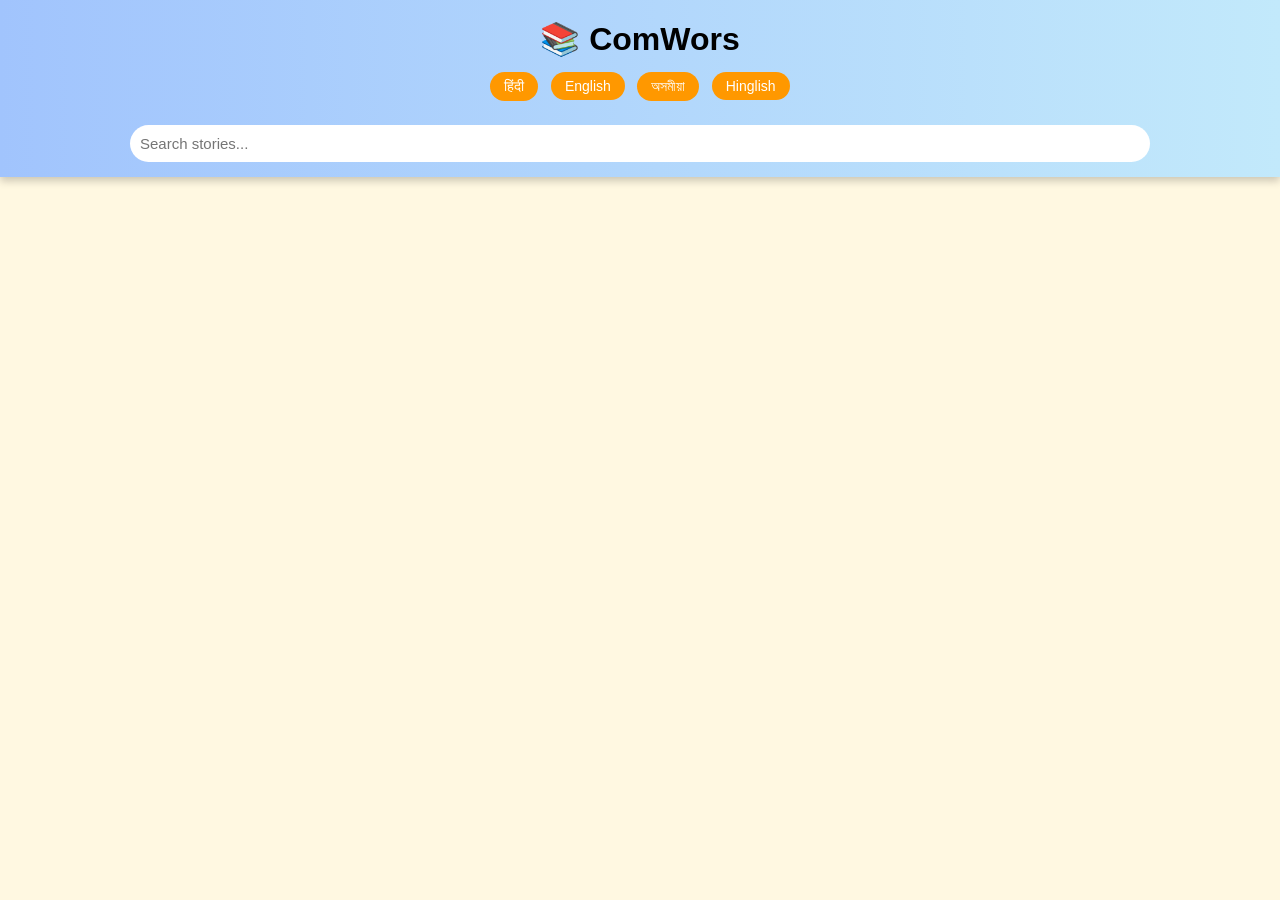
<file: Index.html>
<!DOCTYPE html>
<html lang="en">
<head>
<meta charset="UTF-8">
<meta name="viewport" content="width=device-width, initial-scale=1.0">
<title>ComWors</title>
<link rel="stylesheet" href="style.css">
</head>

<body>

<header>
  <h1>📚 ComWors</h1>

  <!-- Language Buttons -->
  <div class="lang-bar">
    <button onclick="loadLanguage('hi')">हिंदी</button>
    <button onclick="loadLanguage('en')">English</button>
    <button onclick="loadLanguage('as')">অসমীয়া</button>
    <button onclick="loadLanguage('hinglish')">Hinglish</button>
  </div>

  <input type="text" id="searchInput" placeholder="Search stories..." onkeyup="searchStory()">
</header>

<div id="listPage"></div>

<div id="readerPage">
  <div class="reader">
    <div class="top">
      <span id="storyNumber"></span>
      <span id="readTime"></span>
    </div>

    <div class="story">
      <h2 id="title"></h2>
      <p id="content"></p>
    </div>

    <div class="bottom">
      <button onclick="shareStory()">🔗 Share</button>
      <button onclick="backToList()">🏠 Home</button>
      <button onclick="nextStory()">➡ Next</button>
    </div>
  </div>
</div>

<!-- LANGUAGE DATA FILES -->
<script src="data-hi.js"></script>
<script src="data-en.js"></script>
<script src="data-as.js"></script>
<script src="data-hinglish.js"></script>

<!-- MAIN LOGIC -->
<script src="main.js"></script>

</body>
</html>
</file>
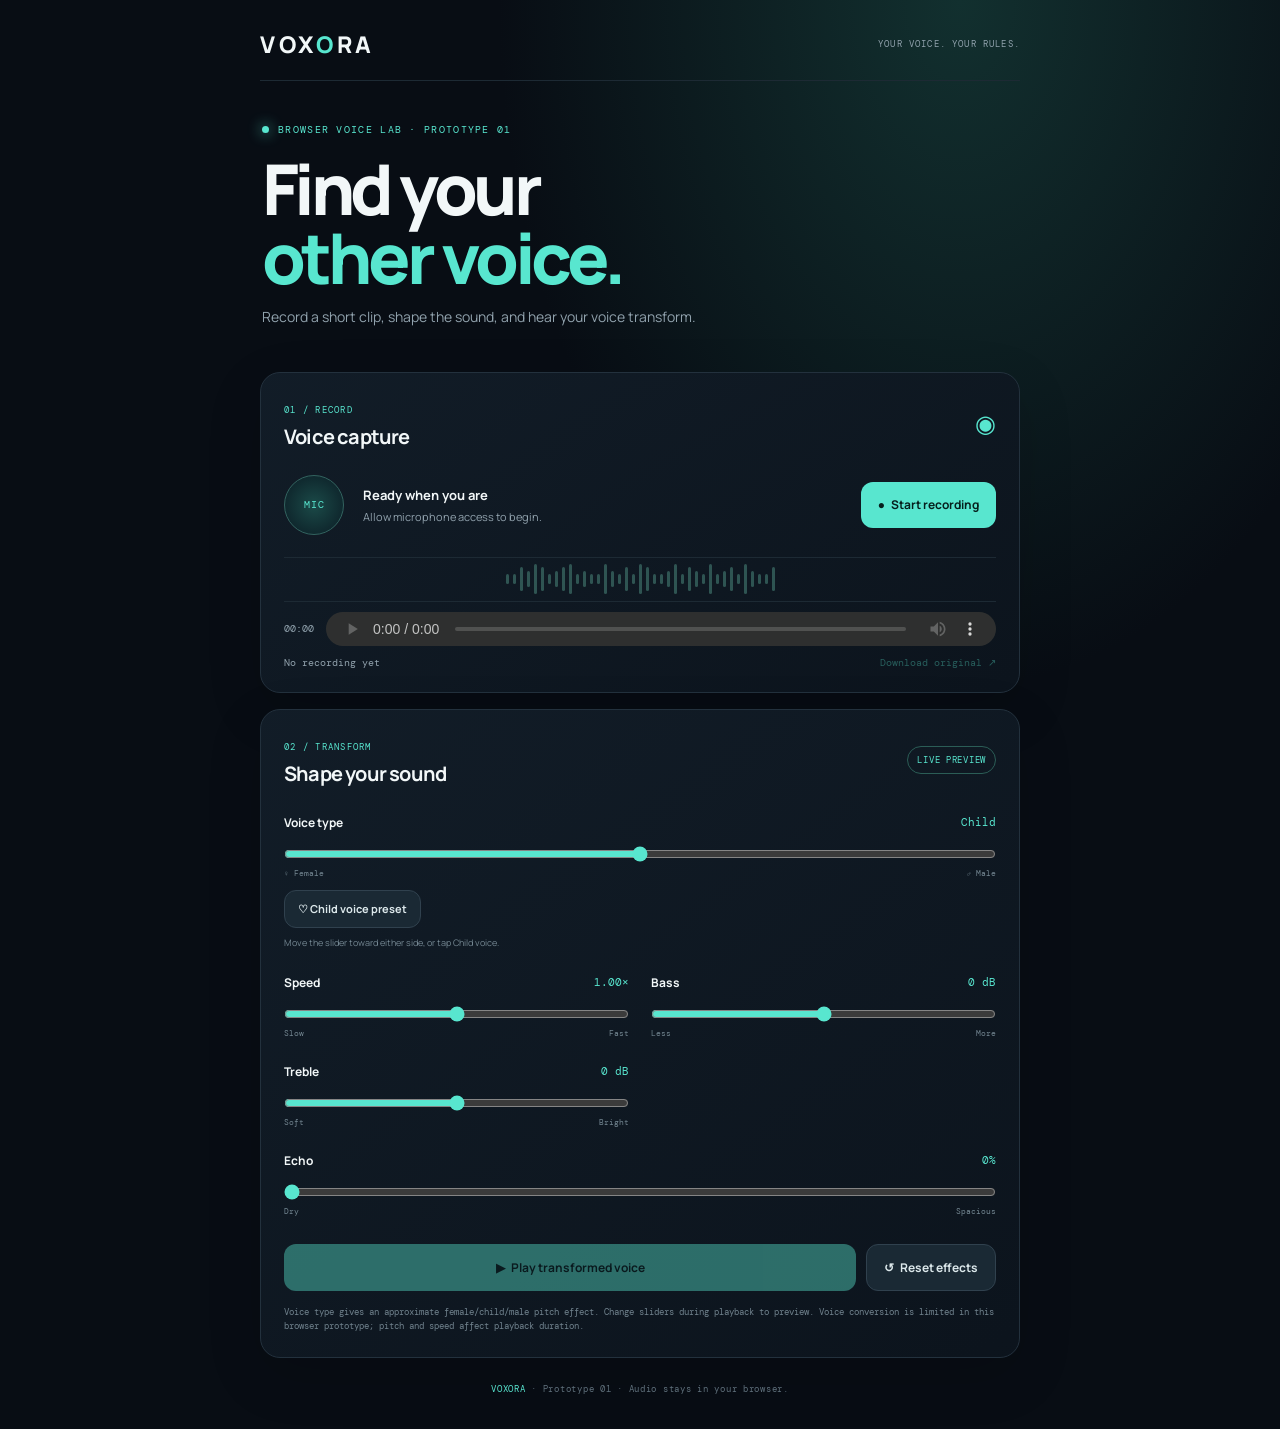
<file: index.html>
<!doctype html>
<html lang="en">
<head>
  <meta charset="utf-8">
  <meta name="viewport" content="width=device-width, initial-scale=1">
  <meta name="theme-color" content="#080d14">
  <title>VOXORA — Your Voice. Your Rules.</title>
  <style>
@import url('https://fonts.googleapis.com/css2?family=DM+Mono:wght@400;500&family=Manrope:wght@400;500;600;700;800&display=swap');
:root{--bg:#080d14;--panel:#101923;--panel2:#0c141d;--line:#23313d;--text:#f2f7f8;--muted:#91a2ad;--mint:#58e6cf;--mint2:#b0fff0}
*{box-sizing:border-box}body{margin:0;background:radial-gradient(ellipse at 75% 0%,#12302f 0,transparent 34%),var(--bg);color:var(--text);font-family:Manrope,Arial,sans-serif;min-height:100vh}
.shell{width:min(760px,calc(100% - 32px));margin:0 auto;padding:28px 0 34px}.top{display:flex;align-items:center;justify-content:space-between;border-bottom:1px solid #1d2a34;padding-bottom:20px}.brand{font-size:23px;font-weight:800;letter-spacing:.16em;color:var(--text);text-decoration:none}.brand span{color:var(--mint)}.tag,.eyebrow,.step,.live-pill,footer,.fineprint,.ends,.audio-row,.download-row{font-family:"DM Mono",monospace}.tag{font-size:9px;letter-spacing:.13em;color:var(--muted)}
.hero{padding:42px 2px 27px}.eyebrow{font-size:10px;letter-spacing:.13em;color:var(--mint);display:flex;align-items:center;gap:9px}.eyebrow i{width:7px;height:7px;border-radius:50%;background:var(--mint);box-shadow:0 0 14px var(--mint)}h1{font-size:clamp(42px,9vw,70px);line-height:.98;letter-spacing:-.065em;margin:18px 0 14px;font-weight:800}h1 em{font-style:normal;color:var(--mint)}.intro{color:var(--muted);font-size:14px;line-height:1.7;max-width:440px;margin:0}
.panel{background:linear-gradient(145deg,rgba(18,29,40,.97),rgba(12,20,29,.97));border:1px solid var(--line);border-radius:20px;padding:23px;margin-top:16px;box-shadow:0 18px 55px #0002}.section-head{display:flex;align-items:center;justify-content:space-between}.step{font-size:9px;color:var(--mint);letter-spacing:.14em}.section-head h2{font-size:20px;margin:5px 0 0;letter-spacing:-.04em}.mic-icon{font-size:24px;color:var(--mint)}.record-area{display:grid;grid-template-columns:64px 1fr auto;gap:15px;align-items:center;margin-top:25px}.orb{width:60px;height:60px;border-radius:50%;display:grid;place-items:center;background:radial-gradient(circle,#1b4a48,#102b30 65%,#10202a);border:1px solid #32635f;color:var(--mint);font:10px "DM Mono";letter-spacing:.1em}.orb.active{animation:pulse 1.2s infinite}.record-copy strong{display:block;font-size:13px}.record-copy small{display:block;color:var(--muted);font-size:11px;margin-top:5px}.primary,.secondary{border:0;border-radius:12px;padding:14px 17px;font:700 12px Manrope;cursor:pointer;min-height:46px}.primary{background:var(--mint);color:#06201d}.primary:disabled{opacity:.42;cursor:not-allowed}.secondary{background:#1a2934;color:#dce8eb;border:1px solid #30414e}.primary:active,.secondary:active{transform:scale(.98)}
.wave{height:45px;display:flex;align-items:center;justify-content:center;gap:4px;margin:22px 0 10px;border-top:1px solid #1d2a34;border-bottom:1px solid #1d2a34}.wave span{width:3px;height:var(--h,10px);border-radius:4px;background:#37645f;opacity:.8}.wave.active span{animation:wave .65s ease-in-out infinite alternate}.wave span:nth-child(3n){--h:24px;animation-delay:.1s}.wave span:nth-child(4n){--h:16px;animation-delay:.25s}.wave span:nth-child(5n){--h:30px;animation-delay:.35s}
.audio-row{display:flex;align-items:center;gap:12px;color:var(--muted);font-size:10px}audio{width:100%;height:34px;filter:invert(.85) hue-rotate(125deg) saturate(.7)}.download-row{display:flex;justify-content:space-between;gap:12px;margin-top:10px;font-size:10px;color:var(--muted)}.text-link{color:var(--mint);text-decoration:none}.text-link.disabled{opacity:.35;pointer-events:none}
.live-pill{font-size:9px;color:var(--mint);border:1px solid #2b5d56;border-radius:30px;padding:7px 9px;letter-spacing:.08em}.control-grid{display:grid;grid-template-columns:1fr 1fr;gap:25px 22px;margin-top:27px}.control{min-width:0}.control.full{grid-column:1/-1}.control-title{display:flex;justify-content:space-between;align-items:center;font-size:12px;font-weight:700}.control-title b{font:11px "DM Mono";color:var(--mint)}input[type=range]{width:100%;accent-color:var(--mint);margin:15px 0 7px;cursor:pointer}.ends{display:flex;justify-content:space-between;color:#748792;font-size:9px}.child-btn{margin-top:12px;min-height:38px;padding:9px 13px;font-size:11px}.voice-note{display:block;color:#748792;font-size:9px;margin-top:8px}.actions{display:flex;gap:10px;margin-top:28px}.actions .primary{flex:1}.fineprint{font-size:9px;line-height:1.6;color:#71838e;margin:14px 0 0}footer{text-align:center;color:#60717c;font-size:9px;letter-spacing:.08em;padding:25px 0 0}footer span{color:var(--mint)}
@keyframes pulse{50%{box-shadow:0 0 0 9px #58e6cf12,0 0 25px #58e6cf55}}@keyframes wave{to{transform:scaleY(.35);opacity:.45}}
@media(max-width:560px){.shell{width:min(100% - 24px,760px);padding-top:20px}.tag{font-size:8px}.panel{padding:18px;border-radius:16px}.record-area{grid-template-columns:54px 1fr;gap:12px}.orb{width:52px;height:52px}.record-area .primary{grid-column:1/-1;width:100%}.control-grid{gap:22px 14px}.actions{flex-direction:column}.download-row{font-size:9px}}

</style>
</head>
<body>
  <main class="shell">
    <header class="top">
      <a class="brand" href="#" aria-label="VOXORA home">VOX<span>O</span>RA</a>
      <span class="tag">YOUR VOICE. YOUR RULES.</span>
    </header>

    <section class="hero">
      <div class="eyebrow"><i></i> BROWSER VOICE LAB · PROTOTYPE 01</div>
      <h1>Find your<br><em>other voice.</em></h1>
      <p class="intro">Record a short clip, shape the sound, and hear your voice transform.</p>
    </section>

    <section class="studio panel">
      <div class="section-head">
        <div><span class="step">01 / RECORD</span><h2>Voice capture</h2></div>
        <span class="mic-icon">◉</span>
      </div>
      <div class="record-area">
        <div class="orb" id="orb"><span>MIC</span></div>
        <div class="record-copy">
          <strong id="status">Ready when you are</strong>
          <small id="hint">Allow microphone access to begin.</small>
        </div>
        <button id="recordBtn" class="primary">● &nbsp; Start recording</button>
      </div>
      <div class="wave" id="wave" aria-label="Audio waveform visualization">
        <span></span><span></span><span></span><span></span><span></span><span></span><span></span><span></span><span></span><span></span><span></span><span></span><span></span><span></span><span></span><span></span><span></span><span></span><span></span><span></span><span></span><span></span><span></span><span></span><span></span><span></span><span></span><span></span><span></span><span></span><span></span><span></span><span></span><span></span><span></span><span></span><span></span><span></span><span></span>
      </div>
      <div class="audio-row">
        <span id="duration">00:00</span>
        <audio id="audio" controls></audio>
      </div>
      <div class="download-row">
        <span id="clipState">No recording yet</span>
        <a id="download" class="text-link disabled" download="voxora-recording.webm">Download original ↗</a>
      </div>
    </section>

    <section class="panel controls">
      <div class="section-head">
        <div><span class="step">02 / TRANSFORM</span><h2>Shape your sound</h2></div>
        <span class="live-pill">LIVE PREVIEW</span>
      </div>
      <div class="control-grid">
        <div class="control full voice-control">
          <span class="control-title">Voice type <b id="pitchOut">Natural</b></span>
          <input id="pitch" type="range" min="-8" max="8" value="0" step="1" aria-label="Female to male voice style">
          <span class="ends"><small>♀ Female</small><small>♂ Male</small></span>
          <button id="childBtn" class="secondary child-btn" type="button">♡ Child voice preset</button>
          <small class="voice-note">Move the slider toward either side, or tap Child voice.</small>
        </div>
        <label class="control">
          <span class="control-title">Speed <b id="speedOut">1.00×</b></span>
          <input id="speed" type="range" min="50" max="150" value="100">
          <span class="ends"><small>Slow</small><small>Fast</small></span>
        </label>
        <label class="control">
          <span class="control-title">Bass <b id="bassOut">0 dB</b></span>
          <input id="bass" type="range" min="-15" max="15" value="0">
          <span class="ends"><small>Less</small><small>More</small></span>
        </label>
        <label class="control">
          <span class="control-title">Treble <b id="trebleOut">0 dB</b></span>
          <input id="treble" type="range" min="-15" max="15" value="0">
          <span class="ends"><small>Soft</small><small>Bright</small></span>
        </label>
        <label class="control full">
          <span class="control-title">Echo <b id="echoOut">0%</b></span>
          <input id="echo" type="range" min="0" max="70" value="0">
          <span class="ends"><small>Dry</small><small>Spacious</small></span>
        </label>
      </div>
      <div class="actions">
        <button id="playBtn" class="primary" disabled>▶ &nbsp; Play transformed voice</button>
        <button id="resetBtn" class="secondary">↺ &nbsp; Reset effects</button>
      </div>
      <p class="fineprint">Voice type gives an approximate female/child/male pitch effect. Change sliders during playback to preview. Voice conversion is limited in this browser prototype; pitch and speed affect playback duration.</p>
    </section>

    <footer><span>VOXORA</span> · Prototype 01 · Audio stays in your browser.</footer>
  </main>
  <script>
const $ = id => document.getElementById(id);
const recordBtn=$('recordBtn'), statusText=$('status'), hint=$('hint'), audio=$('audio');
let recorder=null, chunks=[], stream=null, startedAt=0, timer=null, audioContext=null, source=null, bassNode=null, trebleNode=null, delayNode=null, feedbackNode=null, dryGain=null, wetGain=null;
let recording=false, objectUrl=null;

function setStatus(a,b){statusText.textContent=a;hint.textContent=b;}
function formatTime(ms){const s=Math.floor(ms/1000);return String(Math.floor(s/60)).padStart(2,'0')+':'+String(s%60).padStart(2,'0');}
async function startRecording(){
  if(!navigator.mediaDevices?.getUserMedia || !window.MediaRecorder){setStatus('Browser not supported','Try the latest Chrome browser.');return;}
  try{
    stream=await navigator.mediaDevices.getUserMedia({audio:true});
    chunks=[];
    const options=MediaRecorder.isTypeSupported('audio/webm;codecs=opus')?{mimeType:'audio/webm;codecs=opus'}:{};
    recorder=new MediaRecorder(stream,options);
    recorder.ondataavailable=e=>{if(e.data.size)chunks.push(e.data);};
    recorder.onstop=()=>{
      const blob=new Blob(chunks,{type:recorder.mimeType||'audio/webm'});
      if(objectUrl)URL.revokeObjectURL(objectUrl);
      objectUrl=URL.createObjectURL(blob);audio.src=objectUrl;
      $('download').href=objectUrl;$('download').classList.remove('disabled');
      $('clipState').textContent='Recording ready · '+formatTime(Date.now()-startedAt);
      $('playBtn').disabled=false;setStatus('Recording captured','Use the controls below and press play.');
      stream?.getTracks().forEach(t=>t.stop());stream=null;
    };
    recorder.start();recording=true;startedAt=Date.now();
    recordBtn.textContent='■  Stop recording';$('orb').classList.add('active');$('wave').classList.add('active');
    setStatus('Recording your voice…','Speak naturally. Tap stop when finished.');
    $('clipState').textContent='Recording…';
    timer=setInterval(()=>$('duration').textContent=formatTime(Date.now()-startedAt),250);
  }catch(err){setStatus('Microphone access blocked','Allow microphone permission in your browser settings.');}
}
function stopRecording(){
  if(!recording)return;recording=false;clearInterval(timer);$('duration').textContent=formatTime(Date.now()-startedAt);
  recorder.stop();recordBtn.textContent='●  Record again';$('orb').classList.remove('active');$('wave').classList.remove('active');
}
recordBtn.addEventListener('click',()=>recording?stopRecording():startRecording());

function setupAudioGraph(){
  const Ctx=window.AudioContext||window.webkitAudioContext;
  if(!Ctx)throw new Error('Web Audio is not supported in this browser');
  if(!audioContext){
    audioContext=new Ctx();source=audioContext.createMediaElementSource(audio);
    bassNode=audioContext.createBiquadFilter();bassNode.type='lowshelf';bassNode.frequency.value=180;
    trebleNode=audioContext.createBiquadFilter();trebleNode.type='highshelf';trebleNode.frequency.value=3000;
    dryGain=audioContext.createGain();wetGain=audioContext.createGain();delayNode=audioContext.createDelay(1);feedbackNode=audioContext.createGain();
    delayNode.delayTime.value=.24;feedbackNode.gain.value=.22;
    source.connect(bassNode);bassNode.connect(trebleNode);
    trebleNode.connect(dryGain);dryGain.connect(audioContext.destination);
    trebleNode.connect(delayNode);delayNode.connect(feedbackNode);feedbackNode.connect(delayNode);
    delayNode.connect(wetGain);wetGain.connect(audioContext.destination);
  }
  updateEffects();
}
function updateEffects(){
  if(!audioContext)return;
  bassNode.gain.value=+$('bass').value;trebleNode.gain.value=+$('treble').value;
  wetGain.gain.value=+$('echo').value/100*.55;
  // Approximate voice-style presets: browser playback-rate shifting changes pitch and duration together.
  const style=+$('pitch').value;
  const semitones=style<0 ? 5 + (style/8)*(-1) : 9 - (style/8)*15;
  const pitchRatio=Math.pow(2,semitones/12);
  audio.playbackRate=(+$('speed').value/100)*pitchRatio;
  $('pitchOut').textContent=style<=-6?'Female':style>=6?'Male':(Math.abs(style)<=1?'Child':'Mixed');
  $('speedOut').textContent=(+$('speed').value/100).toFixed(2)+'×';
  $('bassOut').textContent=$('bass').value+' dB';$('trebleOut').textContent=$('treble').value+' dB';$('echoOut').textContent=$('echo').value+'%';
}
$('childBtn').addEventListener('click',()=>{$('pitch').value=0;if(audioContext)updateEffects();else updateLabels();});
['pitch','speed','bass','treble','echo'].forEach(id=>$(id).addEventListener('input',()=>{try{if(audioContext)updateEffects();else updateLabels();}catch(e){}}));
function updateLabels(){
 const style=+$('pitch').value;$('pitchOut').textContent=style<=-6?'Female':style>=6?'Male':(Math.abs(style)<=1?'Child':'Mixed');
 $('speedOut').textContent=(+$('speed').value/100).toFixed(2)+'×';
 $('bassOut').textContent=$('bass').value+' dB';$('trebleOut').textContent=$('treble').value+' dB';$('echoOut').textContent=$('echo').value+'%';
}
$('playBtn').addEventListener('click',async()=>{
 if(!audio.src)return;
 try{setupAudioGraph();await audioContext.resume();audio.currentTime=0;await audio.play();setStatus('Playing transformed voice','Adjust the sliders while listening.');}
 catch(e){setStatus('Could not play audio',e.message||'Try again.');}
});
$('resetBtn').addEventListener('click',()=>{
 $('pitch').value=0;$('speed').value=100;$('bass').value=0;$('treble').value=0;$('echo').value=0;
 if(audioContext)updateEffects();else updateLabels();
});
audio.addEventListener('ended',()=>setStatus('Preview complete','Adjust effects and play it again.'));
audio.addEventListener('pause',()=>{if(audio.currentTime>0&&audio.currentTime<audio.duration)setStatus('Preview paused','Press play to continue.');});
updateLabels();

</script>
</body>
</html>
</file>
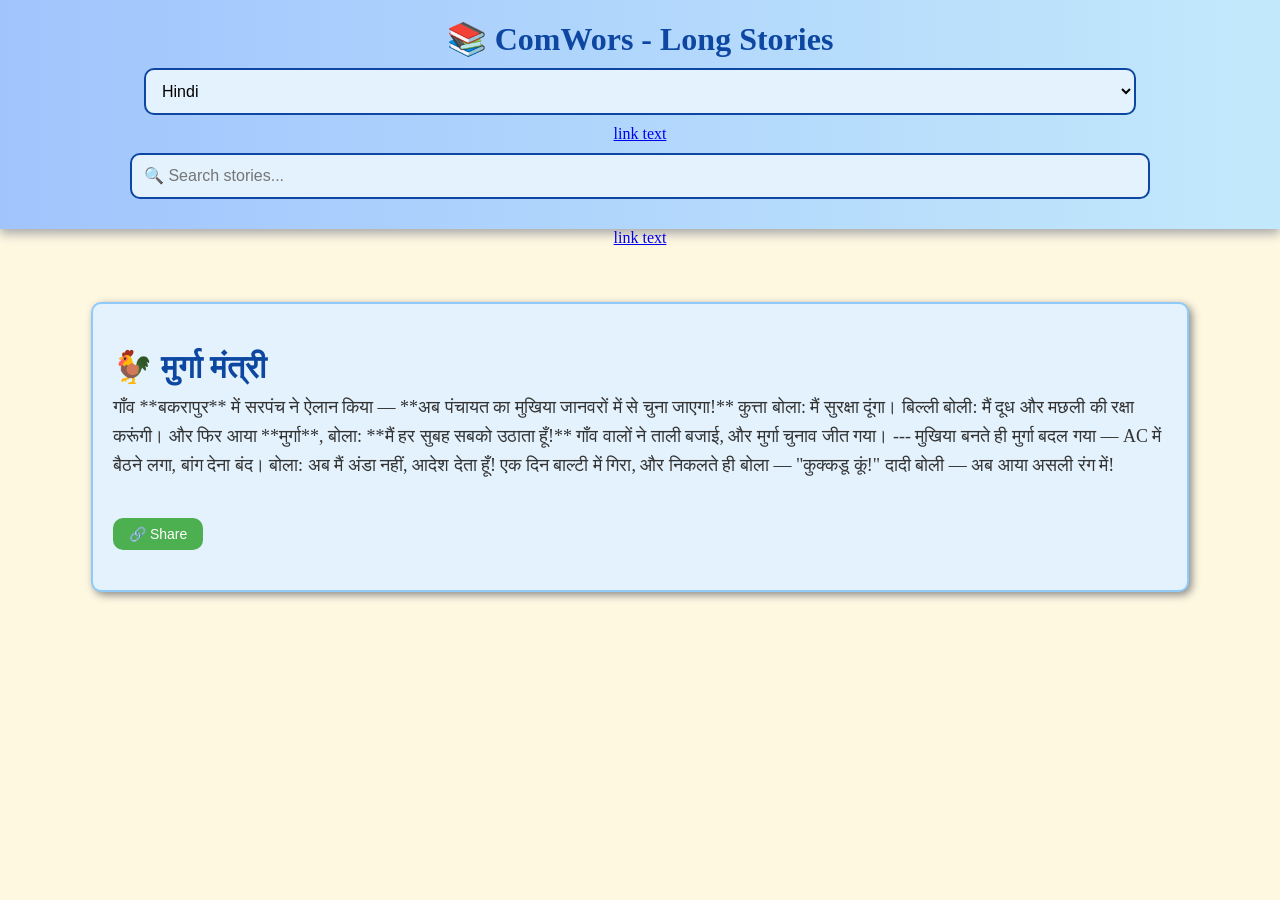
<file: 11.html>
<!DOCTYPE html>
<html lang="en">
<head>
  <meta charset="UTF-8" />
  <meta name="viewport" content="width=device-width, initial-scale=1.0"/>
  <title>ComWors - Long Story 📚</title>
  <link rel="stylesheet" href="short.css" />
</head>
<body>
  <header>
    <h1>📚 ComWors - Long Stories</h1>
    <select id="languageSelect">
      <option value="hindi">Hindi</option>
      <option value="english">English</option>
      <option value="assamese">Assamese</option>
    </select>
    <a href="https://koscricket.blogspot.com">link text</a>
    <input type="text" id="search" placeholder="🔍 Search stories..." />
  </header>

    <a href="https://koscricket.blogspot.com">link text</a>
  <main>
    <section id="storyList">

      <!-- Example Story -->
      <div class="story" data-lang="hindi" data-id="3">
        <p>
          <h1> 🐓 मुर्गा मंत्री</h1>
          गाँव **बकरापुर** में सरपंच ने ऐलान किया —  
          **अब पंचायत का मुखिया जानवरों में से चुना जाएगा!**  
          कुत्ता बोला: मैं सुरक्षा दूंगा।  
          बिल्ली बोली: मैं दूध और मछली की रक्षा करूंगी।  
          और फिर आया **मुर्गा**, बोला:  
          **मैं हर सुबह सबको उठाता हूँ!**  
          गाँव वालों ने ताली बजाई, और मुर्गा चुनाव जीत गया।  
          ---
          मुखिया बनते ही मुर्गा बदल गया —  
          AC में बैठने लगा, बांग देना बंद।  
          बोला: अब मैं अंडा नहीं, आदेश देता हूँ!  
          एक दिन बाल्टी में गिरा, और निकलते ही बोला —  
          "कुक्कडू कूं!"  
          दादी बोली — अब आया असली रंग में!
        </p>
        <button class="shareBtn">🔗 Share</button>
      </div>

    </section>
  </main>

  <script src="short.js"></script>
</body>
</html>
</file>
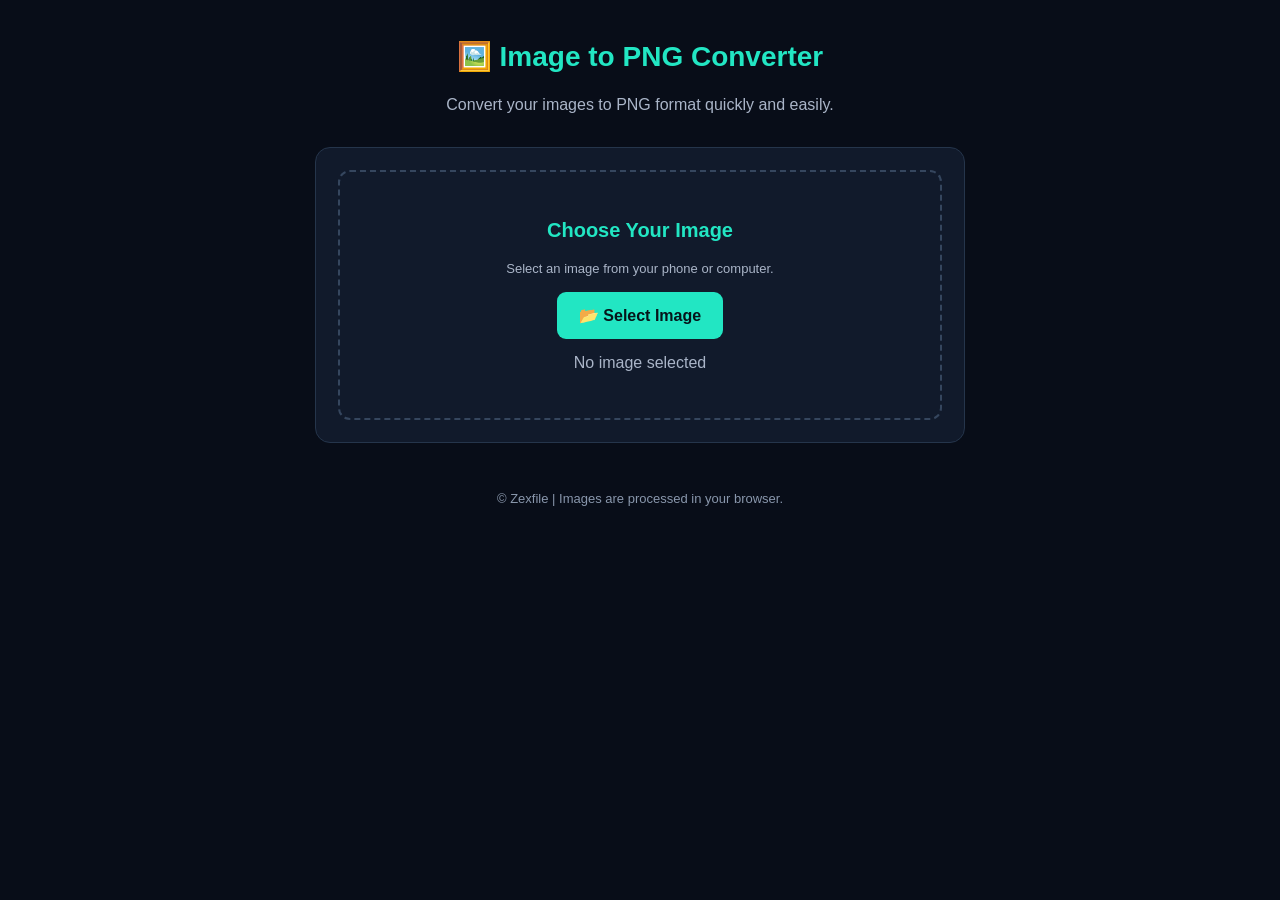
<file: Jndex.html>
<!DOCTYPE html>
<html lang="en">
<head>
<meta charset="UTF-8">
<meta name="viewport" content="width=device-width, initial-scale=1.0">

<title>Image to PNG Converter | Zexfile</title>

<style>
* {
    box-sizing: border-box;
}

body {
    margin: 0;
    padding: 20px;
    background: #080d18;
    color: #ffffff;
    font-family: Arial, sans-serif;
}

.container {
    max-width: 650px;
    margin: auto;
}

header {
    text-align: center;
    margin: 20px 0 30px;
}

header h1 {
    color: #22e6c3;
    font-size: 28px;
}

header p {
    color: #aab5c8;
    line-height: 1.6;
}

.card {
    background: #111a2b;
    border: 1px solid #25354b;
    border-radius: 15px;
    padding: 22px;
    margin-bottom: 20px;
}

.upload-area {
    text-align: center;
    border: 2px dashed #35465e;
    border-radius: 12px;
    padding: 30px 15px;
}

.upload-btn,
.download-btn {
    display: inline-block;
    padding: 14px 22px;
    background: #22e6c3;
    color: #06151a;
    border: none;
    border-radius: 9px;
    font-weight: bold;
    text-decoration: none;
    cursor: pointer;
}

#imageInput {
    display: none;
}

#fileName {
    color: #aab5c8;
    overflow-wrap: anywhere;
    margin-top: 15px;
}

h2 {
    color: #22e6c3;
    font-size: 20px;
}

.image-preview {
    text-align: center;
}

.image-preview img {
    display: block;
    max-width: 100%;
    max-height: 350px;
    object-fit: contain;
    margin: 15px auto;
    border-radius: 8px;
}

.info {
    background: #080f1d;
    border-radius: 10px;
    padding: 15px;
    margin-top: 15px;
}

.info p {
    color: #c4cede;
    overflow-wrap: anywhere;
    line-height: 1.5;
}

button {
    width: 100%;
    padding: 15px;
    margin-top: 18px;
    border: none;
    border-radius: 9px;
    background: #22e6c3;
    color: #06151a;
    font-size: 16px;
    font-weight: bold;
    cursor: pointer;
}

button:disabled {
    opacity: 0.6;
    cursor: wait;
}

#status {
    color: #c4cede;
    line-height: 1.6;
    overflow-wrap: anywhere;
}

.download-btn {
    display: block;
    text-align: center;
    margin-top: 20px;
}

.hint {
    color: #aab5c8;
    font-size: 13px;
    line-height: 1.6;
}

footer {
    text-align: center;
    color: #8997ac;
    font-size: 13px;
    padding: 15px;
}

[hidden] {
    display: none !important;
}
</style>
</head>

<body>

<div class="container">

    <header>
        <h1>🖼️ Image to PNG Converter</h1>
        <p>Convert your images to PNG format quickly and easily.</p>
    </header>

    <section class="card">

        <div class="upload-area">

            <h2>Choose Your Image</h2>

            <p class="hint">
                Select an image from your phone or computer.
            </p>

            <label for="imageInput" class="upload-btn">
                📂 Select Image
            </label>

            <input
                type="file"
                id="imageInput"
                accept="image/*"
            >

            <p id="fileName">No image selected</p>

        </div>

        <div id="originalSection" hidden>

            <div class="image-preview">
                <h2>Original Image</h2>
                <img id="originalPreview" alt="Original image preview">
            </div>

            <div class="info">
                <p>Original Format: <strong id="originalFormat">-</strong></p>
                <p>Width: <strong id="originalWidth">-</strong> PX</p>
                <p>Height: <strong id="originalHeight">-</strong> PX</p>
                <p>File Size: <strong id="originalSize">-</strong></p>
            </div>

            <button id="convertBtn">
                🔄 Convert to PNG
            </button>

            <p id="status" role="status" aria-live="polite"></p>

        </div>

    </section>

    <section class="card" id="resultSection" hidden>

        <h2>✅ PNG Image Ready!</h2>

        <div class="image-preview">
            <img id="pngPreview" alt="Converted PNG preview">
        </div>

        <div class="info">
            <p>Format: <strong>PNG</strong></p>
            <p>Width: <strong id="pngWidth">-</strong> PX</p>
            <p>Height: <strong id="pngHeight">-</strong> PX</p>
            <p>PNG File Size: <strong id="pngSize">-</strong></p>
        </div>

        <a
            id="downloadBtn"
            class="download-btn"
            download="zexfile-image.png"
        >
            ⬇️ Download PNG
        </a>

    </section>

    <footer>
        <p>© Zexfile | Images are processed in your browser.</p>
    </footer>

</div>

<script>
const imageInput = document.getElementById("imageInput");
const originalSection = document.getElementById("originalSection");
const resultSection = document.getElementById("resultSection");

const originalPreview = document.getElementById("originalPreview");
const pngPreview = document.getElementById("pngPreview");

const convertBtn = document.getElementById("convertBtn");
const statusText = document.getElementById("status");
const downloadBtn = document.getElementById("downloadBtn");

let selectedImage = null;
let originalURL = null;
let pngURL = null;

function formatBytes(bytes) {
    if (bytes < 1024) {
        return bytes + " B";
    }

    if (bytes < 1024 * 1024) {
        return (bytes / 1024).toFixed(2) + " KB";
    }

    return (bytes / (1024 * 1024)).toFixed(2) + " MB";
}

function loadImage(file) {
    return new Promise((resolve, reject) => {
        const image = new Image();
        const url = URL.createObjectURL(file);

        image.onload = () => {
            resolve({
                image: image,
                url: url
            });
        };

        image.onerror = () => {
            URL.revokeObjectURL(url);
            reject(new Error(
                "This image format is not supported by your browser."
            ));
        };

        image.src = url;
    });
}

function convertCanvasToPNG(canvas) {
    return new Promise((resolve, reject) => {
        canvas.toBlob(blob => {
            if (blob) {
                resolve(blob);
            } else {
                reject(new Error("PNG conversion failed."));
            }
        }, "image/png");
    });
}

imageInput.addEventListener("change", async function() {
    const file = imageInput.files[0];

    if (!file) return;

    if (!file.type.startsWith("image/")) {
        alert("Please select a valid image file.");
        imageInput.value = "";
        return;
    }

    statusText.textContent = "Loading image...";

    try {
        const loaded = await loadImage(file);

        if (originalURL) {
            URL.revokeObjectURL(originalURL);
        }

        if (pngURL) {
            URL.revokeObjectURL(pngURL);
        }

        originalURL = loaded.url;
        selectedImage = loaded.image;
        pngURL = null;

        originalPreview.src = originalURL;

        document.getElementById("fileName").textContent =
            file.name;

        document.getElementById("originalFormat").textContent =
            file.type || "Unknown";

        document.getElementById("originalWidth").textContent =
            selectedImage.naturalWidth;

        document.getElementById("originalHeight").textContent =
            selectedImage.naturalHeight;

        document.getElementById("originalSize").textContent =
            formatBytes(file.size);

        originalSection.hidden = false;
        resultSection.hidden = true;

        statusText.textContent = "";

    } catch (error) {
        statusText.textContent = error.message;
    }
});

convertBtn.addEventListener("click", async function() {
    if (!selectedImage) {
        statusText.textContent = "Please select an image first.";
        return;
    }

    convertBtn.disabled = true;
    statusText.textContent = "Converting image to PNG...";

    try {
        const canvas = document.createElement("canvas");

        canvas.width = selectedImage.naturalWidth;
        canvas.height = selectedImage.naturalHeight;

        const context = canvas.getContext("2d");

        if (!context) {
            throw new Error("Your browser cannot process this image.");
        }

        context.drawImage(
            selectedImage,
            0,
            0,
            canvas.width,
            canvas.height
        );

        const blob = await convertCanvasToPNG(canvas);

        if (pngURL) {
            URL.revokeObjectURL(pngURL);
        }

        pngURL = URL.createObjectURL(blob);

        pngPreview.src = pngURL;

        document.getElementById("pngWidth").textContent =
            canvas.width;

        document.getElementById("pngHeight").textContent =
            canvas.height;

        document.getElementById("pngSize").textContent =
            formatBytes(blob.size);

        downloadBtn.href = pngURL;
        downloadBtn.download = "zexfile-image.png";

        resultSection.hidden = false;

        statusText.textContent =
            "Success! Your image has been converted to PNG.";

    } catch (error) {
        statusText.textContent =
            error.message || "Something went wrong.";
    } finally {
        convertBtn.disabled = false;
    }
});

window.addEventListener("beforeunload", function() {
    if (originalURL) URL.revokeObjectURL(originalURL);
    if (pngURL) URL.revokeObjectURL(pngURL);
});
</script>

</body>
</html>
</file>
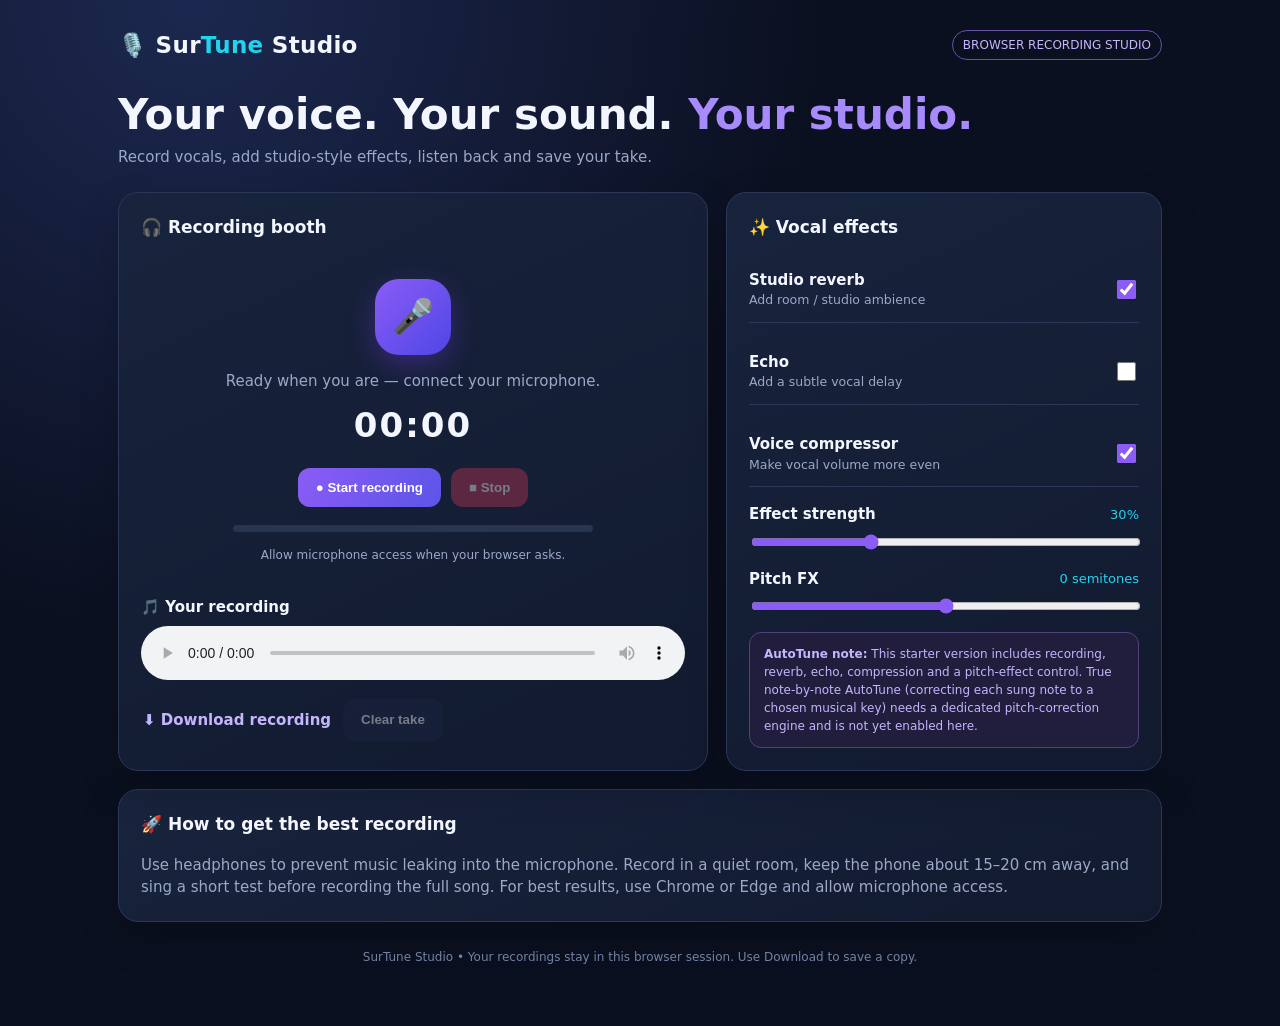
<file: ndex.html>
<!DOCTYPE html>
<html lang="en">
<head>
<meta charset="UTF-8"><meta name="viewport" content="width=device-width, initial-scale=1.0">
<title>SurTune Studio — Voice Recorder</title>
<style>
:root{--bg:#0b1020;--panel:#141d33;--panel2:#1b2742;--text:#f3f6ff;--muted:#9ba9c7;--accent:#8b5cf6;--cyan:#22d3ee;--line:#2b3858}
*{box-sizing:border-box}body{margin:0;background:radial-gradient(circle at 15% 0%,#1c2850 0,#0b1020 42%);color:var(--text);font:15px/1.5 system-ui,-apple-system,Segoe UI,Roboto,sans-serif}
.wrap{max-width:1080px;margin:auto;padding:28px 18px 60px}.top{display:flex;align-items:center;justify-content:space-between;gap:12px;margin-bottom:28px}
.brand{font-size:23px;font-weight:800;letter-spacing:.3px}.brand span{color:var(--cyan)}.badge{font-size:12px;color:#c4b5fd;border:1px solid #6652a8;border-radius:99px;padding:5px 10px}
.hero{margin-bottom:24px}.hero h1{font-size:clamp(28px,5vw,42px);line-height:1.12;margin:0 0 8px}.hero p{color:var(--muted);margin:0}
.grid{display:grid;grid-template-columns:1.15fr .85fr;gap:18px}.card{background:linear-gradient(155deg,#18233d,#111a2e);border:1px solid var(--line);border-radius:20px;padding:22px;box-shadow:0 16px 40px #0003}
.card h2{font-size:17px;margin:0 0 16px}.recbox{text-align:center;padding:22px 12px 14px}.mic{width:76px;height:76px;margin:0 auto 15px;border-radius:24px;background:linear-gradient(135deg,var(--accent),#4f46e5);display:grid;place-items:center;font-size:34px;box-shadow:0 10px 28px #7c3aed55}
.status{color:var(--muted);min-height:24px}.timer{font-size:34px;font-weight:750;letter-spacing:2px;margin:6px 0 17px;font-variant-numeric:tabular-nums}
.buttons{display:flex;justify-content:center;gap:10px;flex-wrap:wrap}.btn{border:0;border-radius:12px;padding:12px 18px;font-weight:700;cursor:pointer;color:white;background:var(--panel2)}.btn.primary{background:linear-gradient(120deg,#8b5cf6,#5b55e7)}.btn.stop{background:#be3453}.btn:disabled{opacity:.42;cursor:not-allowed}
.note{font-size:12px;color:var(--muted);margin-top:14px}.meter{height:7px;background:#283550;border-radius:99px;overflow:hidden;margin:18px auto 0;max-width:360px}.meter i{display:block;width:0;height:100%;background:linear-gradient(90deg,var(--cyan),#a78bfa);transition:width .1s}
.controls{display:grid;gap:16px}.control{display:grid;grid-template-columns:1fr auto;gap:6px 12px;align-items:center}.control label{font-weight:600}.value{color:var(--cyan);font-variant-numeric:tabular-nums;font-size:13px}.control input{grid-column:1/3;width:100%;accent-color:var(--accent)}
.toggle{display:flex;justify-content:space-between;align-items:center;padding:12px 0;border-bottom:1px solid var(--line)}.toggle:last-child{border:0}.toggle small{display:block;color:var(--muted)}input[type=checkbox]{width:19px;height:19px;accent-color:var(--accent)}
.player{margin-top:18px}.player audio{width:100%;margin-top:8px}.actions{display:flex;gap:10px;flex-wrap:wrap;margin-top:12px}.download{color:#c4b5fd;text-decoration:none;font-weight:700;display:inline-block;padding:10px 2px}
.full{margin-top:18px}.warning{font-size:12px;color:#c4b5fd;background:#211d3d;border:1px solid #51417c;padding:12px 14px;border-radius:12px;margin-top:16px}
footer{text-align:center;color:#7382a4;font-size:12px;margin-top:26px}
@media(max-width:760px){.grid{grid-template-columns:1fr}.wrap{padding:20px 13px 42px}.card{padding:18px}}
</style></head>
<body><main class="wrap">
<header class="top"><div class="brand">🎙️ Sur<span>Tune</span> Studio</div><div class="badge">BROWSER RECORDING STUDIO</div></header>
<section class="hero"><h1>Your voice. Your sound. <span style="color:#a78bfa">Your studio.</span></h1><p>Record vocals, add studio-style effects, listen back and save your take.</p></section>
<div class="grid">
<section class="card">
<h2>🎧 Recording booth</h2><div class="recbox"><div class="mic">🎤</div><div class="status" id="status">Ready when you are — connect your microphone.</div><div class="timer" id="timer">00:00</div>
<div class="buttons"><button class="btn primary" id="start">● Start recording</button><button class="btn stop" id="stop" disabled>■ Stop</button></div>
<div class="meter"><i id="meter"></i></div><div class="note">Allow microphone access when your browser asks.</div></div>
<div class="player"><strong>🎵 Your recording</strong><audio id="audio" controls></audio><div class="actions"><a class="download" id="download" hidden>⬇ Download recording</a><button class="btn" id="clear" disabled>Clear take</button></div></div>
</section>
<section class="card">
<h2>✨ Vocal effects</h2><div class="controls">
<div class="toggle"><div><b>Studio reverb</b><small>Add room / studio ambience</small></div><input id="reverb" type="checkbox" checked></div>
<div class="toggle"><div><b>Echo</b><small>Add a subtle vocal delay</small></div><input id="echo" type="checkbox"></div>
<div class="toggle"><div><b>Voice compressor</b><small>Make vocal volume more even</small></div><input id="compress" type="checkbox" checked></div>
<div class="control"><label for="wet">Effect strength</label><span class="value" id="wetVal">30%</span><input id="wet" type="range" min="0" max="100" value="30"></div>
<div class="control"><label for="pitch">Pitch FX</label><span class="value" id="pitchVal">0 semitones</span><input id="pitch" type="range" min="-5" max="5" value="0"></div>
</div>
<div class="warning"><b>AutoTune note:</b> This starter version includes recording, reverb, echo, compression and a pitch-effect control. True note-by-note AutoTune (correcting each sung note to a chosen musical key) needs a dedicated pitch-correction engine and is not yet enabled here.</div>
</section></div>
<section class="card full"><h2>🚀 How to get the best recording</h2><p style="color:var(--muted);margin:0">Use headphones to prevent music leaking into the microphone. Record in a quiet room, keep the phone about 15–20 cm away, and sing a short test before recording the full song. For best results, use Chrome or Edge and allow microphone access.</p></section>
<footer>SurTune Studio • Your recordings stay in this browser session. Use Download to save a copy.</footer>
</main>
<script>
const $=id=>document.getElementById(id);
let stream, recorder, chunks=[], started=0, tick, audioCtx, source, analyser, raf, mediaDest, blobUrl;
function timeFmt(s){return String(Math.floor(s/60)).padStart(2,'0')+':'+String(s%60).padStart(2,'0')}
function makeImpulse(ctx){const len=ctx.sampleRate*1.8, b=ctx.createBuffer(2,len,ctx.sampleRate);for(let c=0;c<2;c++){let d=b.getChannelData(c);for(let i=0;i<len;i++)d[i]=(Math.random()*2-1)*Math.pow(1-i/len,2.5)}return b}
async function setup(){
 stream=await navigator.mediaDevices.getUserMedia({audio:{echoCancellation:false,noiseSuppression:true,autoGainControl:false}});
 audioCtx=new (window.AudioContext||window.webkitAudioContext)();
 source=audioCtx.createMediaStreamSource(stream);
 const inputGain=audioCtx.createGain(), dry=audioCtx.createGain(), wet=audioCtx.createGain();
 const convolver=audioCtx.createConvolver();convolver.buffer=makeImpulse(audioCtx);
 const delay=audioCtx.createDelay(1);delay.delayTime.value=.28;
 const feedback=audioCtx.createGain();feedback.gain.value=.22;
 const comp=audioCtx.createDynamicsCompressor();comp.threshold.value=-22;comp.knee.value=22;comp.ratio.value=3.5;comp.attack.value=.008;comp.release.value=.18;
 const analyserNode=audioCtx.createAnalyser();analyserNode.fftSize=256;analyser=analyserNode;
 mediaDest=audioCtx.createMediaStreamDestination();
 source.connect(inputGain);
 inputGain.connect(dry);dry.connect(comp);
 inputGain.connect(convolver);convolver.connect(wet);wet.connect(comp);
 inputGain.connect(delay);delay.connect(feedback);feedback.connect(delay);delay.connect(wet);
 comp.connect(analyserNode);analyserNode.connect(audioCtx.destination);analyserNode.connect(mediaDest);
 window.fx={dry,wet,delay,feedback,comp,inputGain};
 updateFx();drawMeter();
}
function updateFx(){if(!window.fx)return;const f=window.fx,w=+$('wet').value/100;f.wet.gain.value=$('reverb').checked?w*.75:0;f.delay.connect?null:null;f.feedback.gain.value=$('echo').checked?.25:0;f.comp.threshold.value=$('compress').checked?-22:0;f.dry.gain.value=1;}
function drawMeter(){const data=new Uint8Array(analyser.frequencyBinCount);function draw(){if(!analyser)return;analyser.getByteFrequencyData(data);let avg=data.reduce((a,b)=>a+b,0)/data.length;$('meter').style.width=Math.min(100,avg/110*100)+'%';raf=requestAnimationFrame(draw)}draw()}
$('start').onclick=async()=>{try{if(!stream)await setup();if(audioCtx.state==='suspended')await audioCtx.resume();chunks=[];recorder=new MediaRecorder(mediaDest.stream);recorder.ondataavailable=e=>{if(e.data.size)chunks.push(e.data)};recorder.onstop=()=>{const blob=new Blob(chunks,{type:recorder.mimeType||'audio/webm'});if(blobUrl)URL.revokeObjectURL(blobUrl);blobUrl=URL.createObjectURL(blob);$('audio').src=blobUrl;$('download').href=blobUrl;$('download').download='surtune-vocal.webm';$('download').hidden=false;$('clear').disabled=false;$('status').textContent='Recording saved. Listen to your take below.'};recorder.start();started=Date.now();$('start').disabled=true;$('stop').disabled=false;$('status').textContent='Recording… sing your heart out!';tick=setInterval(()=>$('timer').textContent=timeFmt(Math.floor((Date.now()-started)/1000)),250)}catch(e){$('status').textContent=e.name==='NotAllowedError'?'Microphone permission was blocked. Allow it in browser settings.':'Could not start microphone: '+e.message}}
$('stop').onclick=()=>{if(recorder&&recorder.state!=='inactive')recorder.stop();clearInterval(tick);$('start').disabled=false;$('stop').disabled=true;$('meter').style.width='0%'};
$('clear').onclick=()=>{$('audio').removeAttribute('src');$('audio').load();$('download').hidden=true;$('clear').disabled=true;$('timer').textContent='00:00';$('status').textContent='Ready for another take.';if(blobUrl)URL.revokeObjectURL(blobUrl)};
['reverb','echo','compress','wet'].forEach(id=>$(id).addEventListener('input',()=>{if(id==='wet')$('wetVal').textContent=$('wet').value+'%';updateFx()}));
$('pitch').oninput=()=>$('pitchVal').textContent=$('pitch').value+' semitones';
window.addEventListener('beforeunload',()=>{if(stream)stream.getTracks().forEach(t=>t.stop());if(audioCtx)audioCtx.close()});
</script></body></html>
</file>
<file: style.css>
/* ===== GLOBAL ===== */
body {
  margin: 0;
  font-family: Arial, sans-serif;
  background: #fff8e1;
}

/* ===== HEADER ===== */
header {
  text-align: center;
  padding: 15px;
  background: linear-gradient(to right, #a1c4fd, #c2e9fb);
  box-shadow: 0 4px 8px rgba(0,0,0,0.2);
}

header h1 {
  margin: 5px 0 10px;
}

/* ===== LANGUAGE BAR ===== */
.lang-bar {
  margin-bottom: 10px;
}

.lang-bar button {
  margin: 4px;
  padding: 6px 14px;
  border: none;
  border-radius: 20px;
  background: #ff9800;
  color: white;
  cursor: pointer;
  font-size: 14px;
  transition: 0.3s;
}

.lang-bar button:hover {
  background: #f57c00;
}

/* ===== SEARCH ===== */
header input {
  width: 80%;
  padding: 10px;
  border-radius: 20px;
  border: none;
  margin-top: 10px;
  font-size: 15px;
  outline: none;
}

/* ===== STORY LIST ===== */
.story-card {
  background: #e3f2fd;
  width: 85%;
  margin: 15px auto;
  padding: 20px;
  border-radius: 15px;
  cursor: pointer;
  box-shadow: 0 4px 10px rgba(0,0,0,0.2);
  transition: transform 0.2s;
}

.story-card:hover {
  transform: scale(1.02);
}

.story-card h3 {
  margin: 0 0 8px;
}

/* ===== READER PAGE ===== */
#readerPage {
  display: none;
  height: 100vh;
  justify-content: center;
  align-items: center;
  background: linear-gradient(135deg, #ffe0b2, #ffccbc);
}

.reader {
  background: white;
  width: 90%;
  max-width: 500px;
  height: 85vh;
  padding: 20px;
  border-radius: 20px;
  display: flex;
  flex-direction: column;
  box-shadow: 0 10px 25px rgba(0,0,0,0.3);
}

/* ===== READER TOP ===== */
.top {
  display: flex;
  justify-content: space-between;
  font-size: 14px;
  color: #777;
  margin-bottom: 10px;
}

/* ===== STORY CONTENT ===== */
.story {
  flex: 1;
  overflow-y: auto;
}

.story h2 {
  color: #ff5722;
  margin-bottom: 10px;
}

.story p {
  font-size: 17px;
  line-height: 1.6;
}

/* ===== BOTTOM BUTTON BAR ===== */
.bottom {
  display: flex;
  justify-content: space-between;
  gap: 10px;
  padding-top: 12px;
}

/* ===== COMMON BUTTON STYLE ===== */
.bottom button {
  flex: 1;
  padding: 10px 12px;
  border: none;
  border-radius: 18px;
  color: white;
  font-size: 14px;
  font-weight: bold;
  cursor: pointer;
  box-shadow: 0 6px 12px rgba(0,0,0,0.25);
  transition: all 0.25s ease;
}

.bottom button:active {
  transform: scale(0.95);
}

/* ===== SHARE BUTTON ===== */
.bottom button:nth-child(1) {
  background: linear-gradient(135deg, #42a5f5, #1e88e5);
}

.bottom button:nth-child(1):hover {
  background: linear-gradient(135deg, #1e88e5, #1565c0);
}

/* ===== HOME BUTTON ===== */
.bottom button:nth-child(2) {
  background: linear-gradient(135deg, #66bb6a, #388e3c);
}

.bottom button:nth-child(2):hover {
  background: linear-gradient(135deg, #388e3c, #1b5e20);
}

/* ===== NEXT BUTTON ===== */
.bottom button:nth-child(3) {
  background: linear-gradient(135deg, #ff7043, #e64a19);
}

.bottom button:nth-child(3):hover {
  background: linear-gradient(135deg, #e64a19, #bf360c);
}
</file>
<file: short.css>
body {
  font-family: "Georgia", serif;
  background: #fff8e1;
  margin: 0;
  padding: 0;
  text-align: center;
  color: #333;
}

header {
  background: linear-gradient(to right, #a1c4fd, #c2e9fb);
  padding: 20px;
  box-shadow: 0 5px 10px #aaa;
}

h1 {
  margin: 0;
  font-size: 32px;
  color: #0d47a1;
}

#search, #languageSelect {
  width: 80%;
  padding: 12px;
  margin: 10px auto;
  font-size: 16px;
  border-radius: 10px;
  border: 2px solid #0d47a1;
  display: block;
  background: #e3f2fd;
}

.shareBtn {
  padding: 8px 16px;
  font-size: 14px;
  background: #4caf50;
  border: none;
  color: white;
  border-radius: 10px;
  cursor: pointer;
  margin: 20px auto;
}

.shareBtn:hover {
  background: #388e3c;
}

#storyList {
  margin-top: 20px;
  padding: 20px;
}

.story {
  border: 2px solid #90caf9;
  border-radius: 10px;
  margin: 15px auto;
  padding: 20px;
  width: 85%;
  background: #e3f2fd;
  box-shadow: 3px 3px 8px #888;
  text-align: left;
  font-size: 18px;
  line-height: 1.6;
}
</file>
